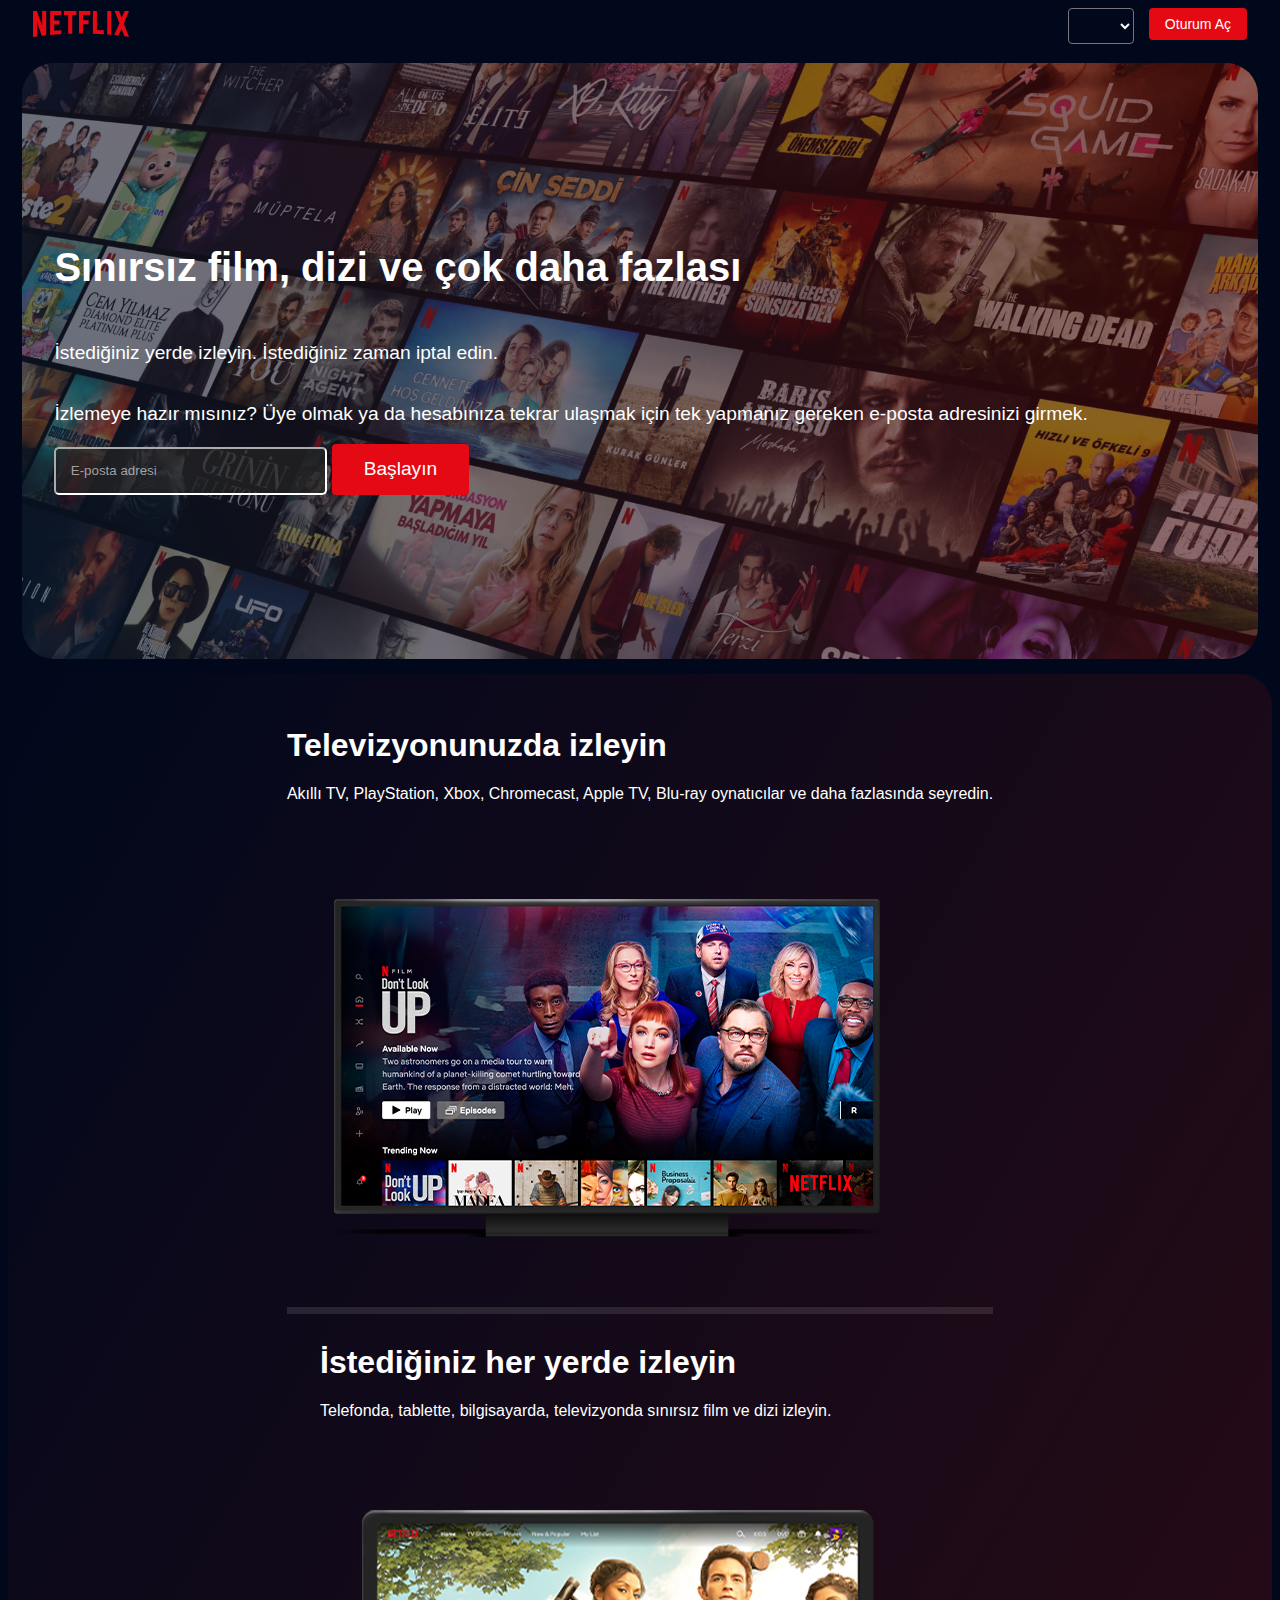
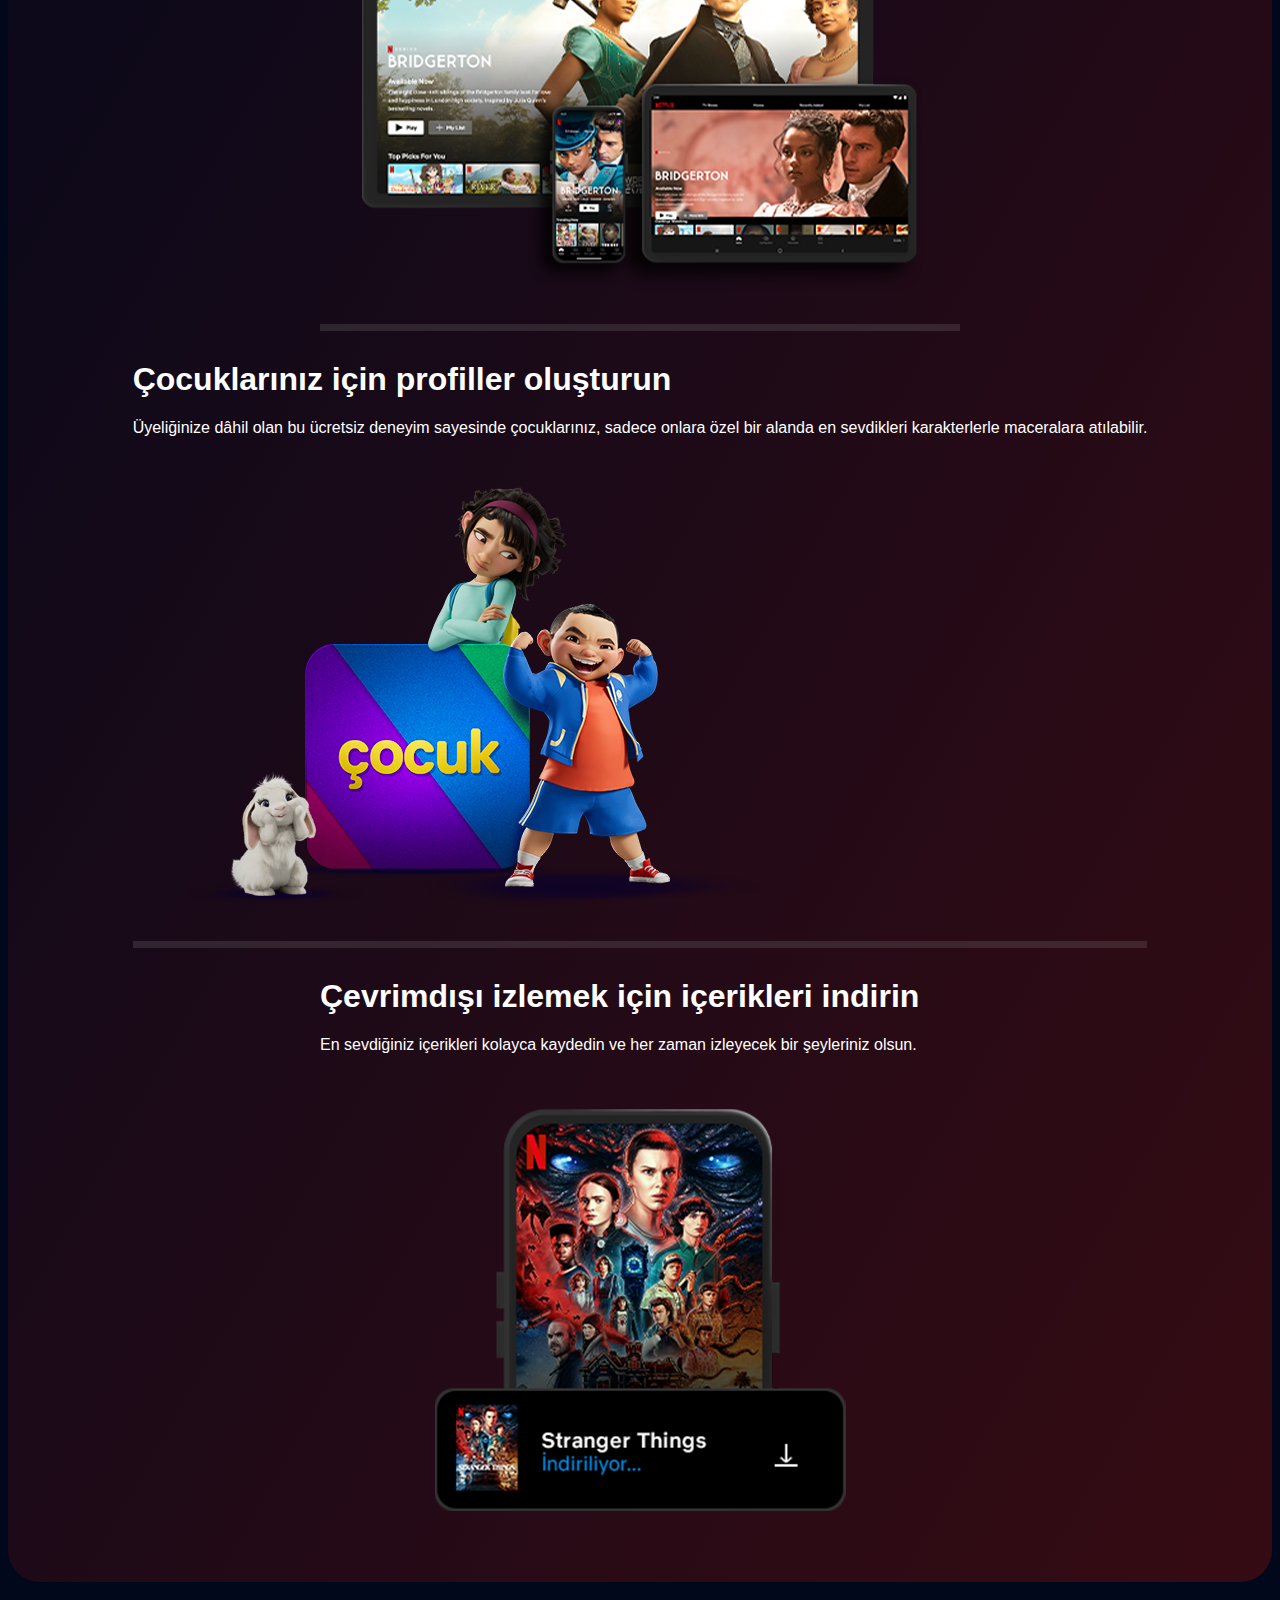
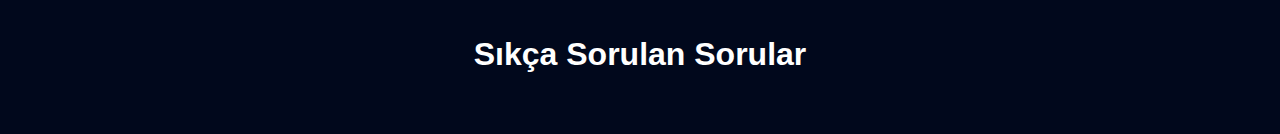
<file: index.html>
<!DOCTYPE html>
<html lang="en">
<head>
    <meta charset="UTF-8">
    <meta http-equiv="X-UA-Compatible" content="IE=edge">
    <meta name="viewport" content="width=device-width, initial-scale=1.0">
    <title>Netflix Clone</title>
    <link rel="stylesheet" href="style.css">
    <link rel="shortcut icon" href="https://assets.nflxext.com/us/ffe/siteui/common/icons/nficon2016.ico">
    <script src="/script.js"></script>
</head>
<body>
    <header class="head1">
        <div class="head2">
            <a href="#" class="logo">
                <svg viewBox="0 0 111 30" version="1.1" xmlns="http://www.w3.org/2000/svg" xmlns:xlink="http://www.w3.org/1999/xlink" aria-hidden="true" role="img" class="default-ltr-cache-mv4tc2 eaitdun1"><g><path d="M105.06233,14.2806261 L110.999156,30 C109.249227,29.7497422 107.500234,29.4366857 105.718437,29.1554972 L102.374168,20.4686475 L98.9371075,28.4375293 C97.2499766,28.1563408 95.5928391,28.061674 93.9057081,27.8432843 L99.9372012,14.0931671 L94.4680851,-5.68434189e-14 L99.5313525,-5.68434189e-14 L102.593495,7.87421502 L105.874965,-5.68434189e-14 L110.999156,-5.68434189e-14 L105.06233,14.2806261 Z M90.4686475,-5.68434189e-14 L85.8749649,-5.68434189e-14 L85.8749649,27.2499766 C87.3746368,27.3437061 88.9371075,27.4055675 90.4686475,27.5930265 L90.4686475,-5.68434189e-14 Z M81.9055207,26.93692 C77.7186241,26.6557316 73.5307901,26.4064111 69.250164,26.3117443 L69.250164,-5.68434189e-14 L73.9366389,-5.68434189e-14 L73.9366389,21.8745899 C76.6248008,21.9373887 79.3120255,22.1557784 81.9055207,22.2804387 L81.9055207,26.93692 Z M64.2496954,10.6561065 L64.2496954,15.3435186 L57.8442216,15.3435186 L57.8442216,25.9996251 L53.2186709,25.9996251 L53.2186709,-5.68434189e-14 L66.3436123,-5.68434189e-14 L66.3436123,4.68741213 L57.8442216,4.68741213 L57.8442216,10.6561065 L64.2496954,10.6561065 Z M45.3435186,4.68741213 L45.3435186,26.2498828 C43.7810479,26.2498828 42.1876465,26.2498828 40.6561065,26.3117443 L40.6561065,4.68741213 L35.8121661,4.68741213 L35.8121661,-5.68434189e-14 L50.2183897,-5.68434189e-14 L50.2183897,4.68741213 L45.3435186,4.68741213 Z M30.749836,15.5928391 C28.687787,15.5928391 26.2498828,15.5928391 24.4999531,15.6875059 L24.4999531,22.6562939 C27.2499766,22.4678976 30,22.2495079 32.7809542,22.1557784 L32.7809542,26.6557316 L19.812541,27.6876933 L19.812541,-5.68434189e-14 L32.7809542,-5.68434189e-14 L32.7809542,4.68741213 L24.4999531,4.68741213 L24.4999531,10.9991564 C26.3126816,10.9991564 29.0936358,10.9054269 30.749836,10.9054269 L30.749836,15.5928391 Z M4.78114163,12.9684132 L4.78114163,29.3429562 C3.09401069,29.5313525 1.59340144,29.7497422 0,30 L0,-5.68434189e-14 L4.4690224,-5.68434189e-14 L10.562377,17.0315868 L10.562377,-5.68434189e-14 L15.2497891,-5.68434189e-14 L15.2497891,28.061674 C13.5935889,28.3437998 11.906458,28.4375293 10.1246602,28.6868498 L4.78114163,12.9684132 Z"></path></g></svg>
            </a>
        </div>
        <div class="head2">

                <select class="secici1">
                    <option value="">Türkçe</option>
                    <option value="">English</option>
                </select>
              
            <button class="btngiris">Oturum Aç</button>
        </div>
    </header>
    <div class="container1">
        <div class="card"><h2 class="baslik2">Sınırsız film, dizi ve çok daha fazlası</h2></div>
        <div class="card"> <p class="p1">İstediğiniz yerde izleyin. İstediğiniz zaman iptal edin. </p></div>
        <div class="card"> <p class="p1">İzlemeye hazır mısınız? Üye olmak ya da hesabınıza tekrar ulaşmak için tek yapmanız gereken e-posta adresinizi girmek.</p></div>
        <div class="card"><input class="epostaadres" type="email" name="" id="" placeholder="E-posta adresi">
            <button class="basla">Başlayın</button></div>
    </div>
    <div class="container2">
        <div class="card2">
            <h1>Televizyonunuzda izleyin</h1>
            <p>Akıllı TV, PlayStation, Xbox, Chromecast, Apple TV, Blu-ray oynatıcılar ve daha fazlasında seyredin.</p>
            <img class="imgcont" src="/assets/en.png" alt="">
            <hr>
        </div>
        <div class="card2">
            <h1>İstediğiniz her yerde izleyin</h1>
            <p>Telefonda, tablette, bilgisayarda, televizyonda sınırsız film ve dizi izleyin.</p>
            <img class="imgcont" src="/assets/en-1.png" alt="">
            <hr>
        </div>
        <div class="card2">
            <h1>Çocuklarınız için profiller oluşturun</h1>
            <p>Üyeliğinize dâhil olan bu ücretsiz deneyim sayesinde çocuklarınız, sadece onlara özel bir alanda en sevdikleri karakterlerle maceralara atılabilir.</p>
            <img class="imgcont" src="/assets/tr.png" alt="">
            <hr>

        </div>
        <div class="card2">
            <h1>Çevrimdışı izlemek için içerikleri indirin</h1>
            <p>En sevdiğiniz içerikleri kolayca kaydedin ve her zaman izleyecek bir şeyleriniz olsun.</p>
            <img class="imgcont" src="/assets/tr-1.png" alt="">
        </div>
    </div>

    <div class="container3">
        <div class="card3">
            <h1>Sıkça Sorulan Sorular</h1>
              
        </div>
        
    </div>
</body>
</html>
</file>
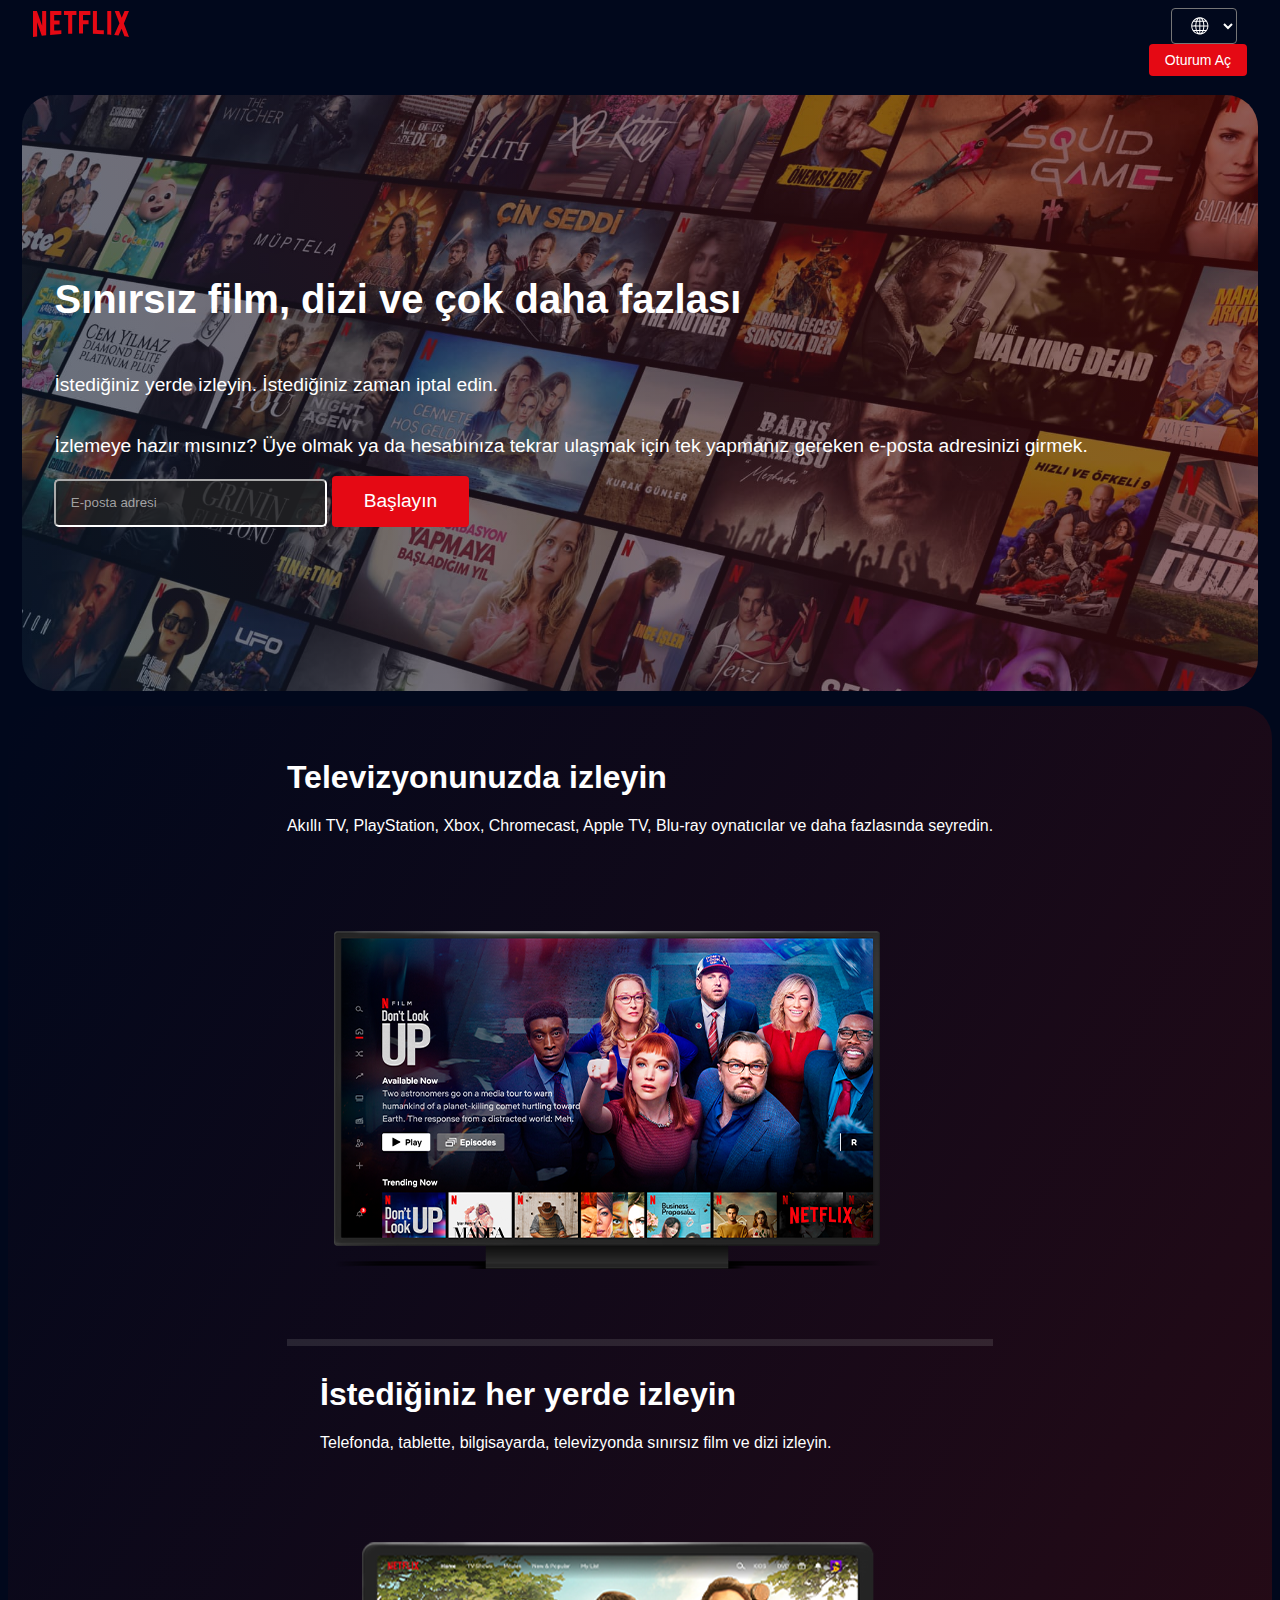
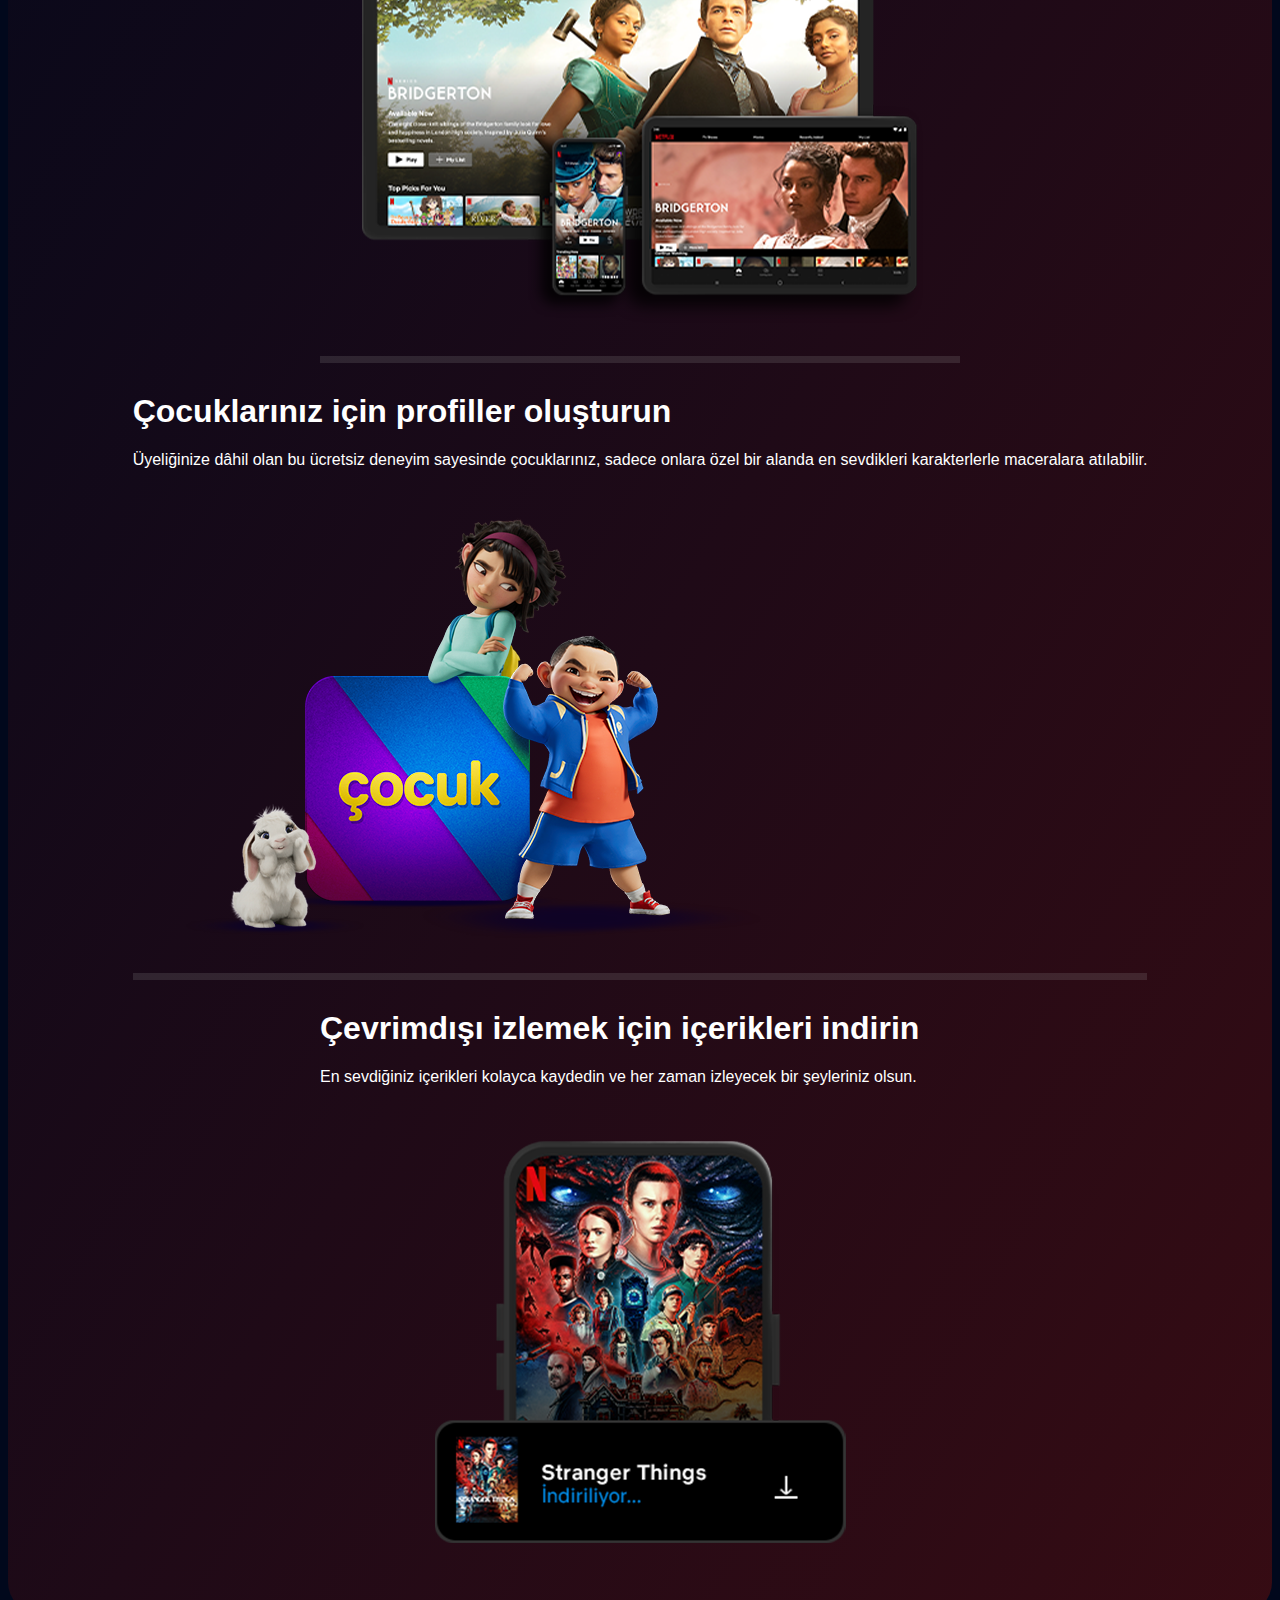
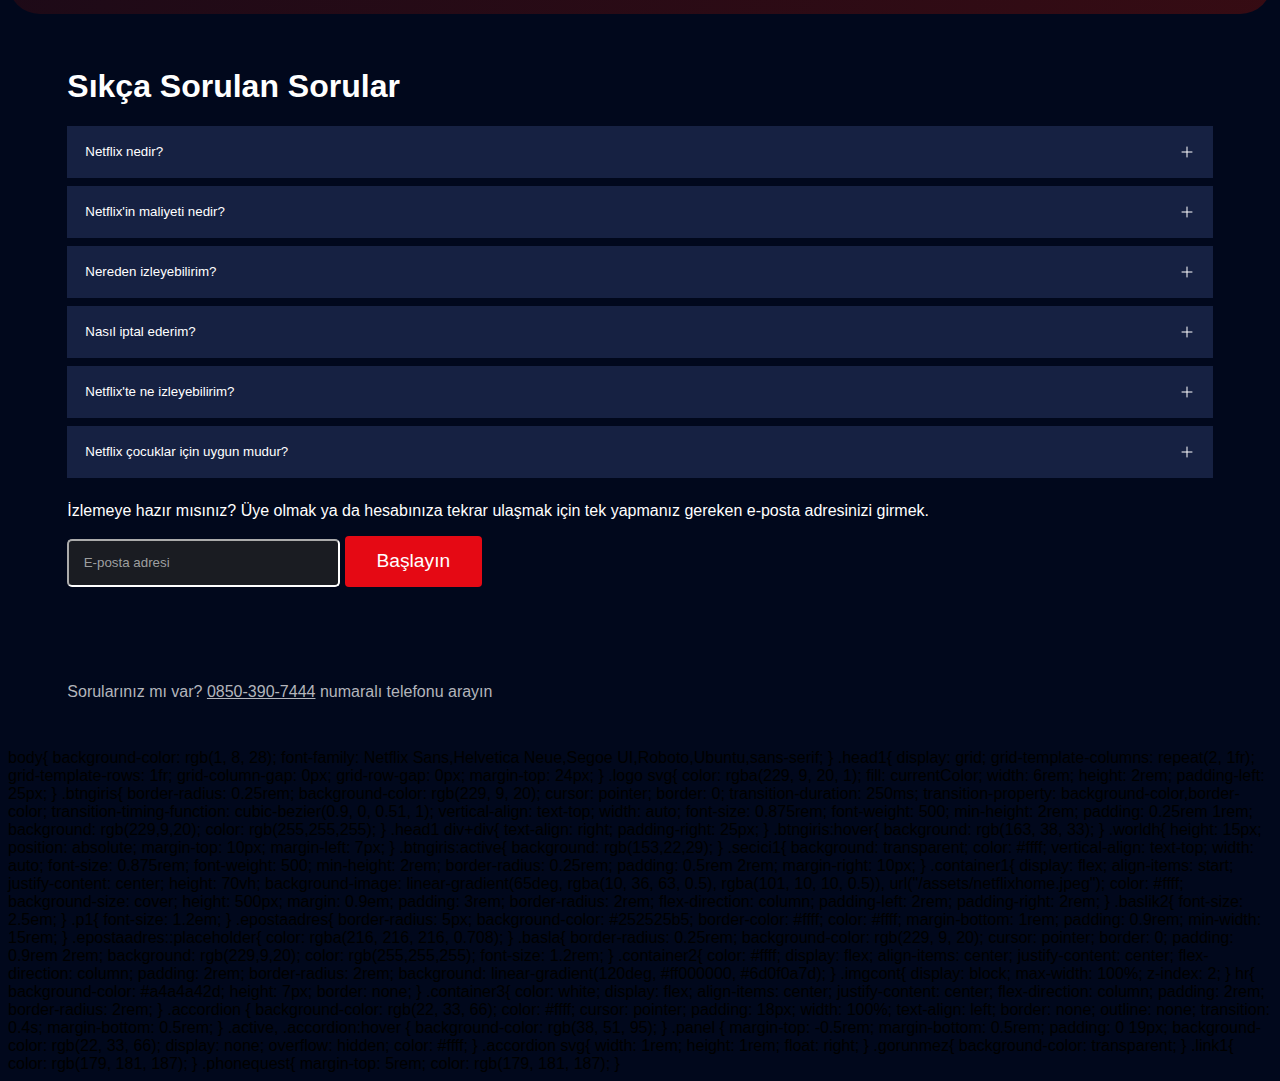
<file: yazılar.html>
<!DOCTYPE html>
<html lang="en">
<head>
    <meta charset="UTF-8">
    <meta http-equiv="X-UA-Compatible" content="IE=edge">
    <meta name="viewport" content="width=device-width, initial-scale=1.0">
    <title>Netflix Clone</title>
    <link rel="stylesheet" href="style.css">
    <link rel="shortcut icon" href="https://assets.nflxext.com/us/ffe/siteui/common/icons/nficon2016.ico">
    <script src="script.js"></script>
</head>
<body>
    <header class="head1">
        <div class="head2">
            <a href="#" class="logo">
                <svg viewBox="0 0 111 30" version="1.1" xmlns="http://www.w3.org/2000/svg" xmlns:xlink="http://www.w3.org/1999/xlink" aria-hidden="true" role="img" class="default-ltr-cache-mv4tc2 eaitdun1"><g><path d="M105.06233,14.2806261 L110.999156,30 C109.249227,29.7497422 107.500234,29.4366857 105.718437,29.1554972 L102.374168,20.4686475 L98.9371075,28.4375293 C97.2499766,28.1563408 95.5928391,28.061674 93.9057081,27.8432843 L99.9372012,14.0931671 L94.4680851,-5.68434189e-14 L99.5313525,-5.68434189e-14 L102.593495,7.87421502 L105.874965,-5.68434189e-14 L110.999156,-5.68434189e-14 L105.06233,14.2806261 Z M90.4686475,-5.68434189e-14 L85.8749649,-5.68434189e-14 L85.8749649,27.2499766 C87.3746368,27.3437061 88.9371075,27.4055675 90.4686475,27.5930265 L90.4686475,-5.68434189e-14 Z M81.9055207,26.93692 C77.7186241,26.6557316 73.5307901,26.4064111 69.250164,26.3117443 L69.250164,-5.68434189e-14 L73.9366389,-5.68434189e-14 L73.9366389,21.8745899 C76.6248008,21.9373887 79.3120255,22.1557784 81.9055207,22.2804387 L81.9055207,26.93692 Z M64.2496954,10.6561065 L64.2496954,15.3435186 L57.8442216,15.3435186 L57.8442216,25.9996251 L53.2186709,25.9996251 L53.2186709,-5.68434189e-14 L66.3436123,-5.68434189e-14 L66.3436123,4.68741213 L57.8442216,4.68741213 L57.8442216,10.6561065 L64.2496954,10.6561065 Z M45.3435186,4.68741213 L45.3435186,26.2498828 C43.7810479,26.2498828 42.1876465,26.2498828 40.6561065,26.3117443 L40.6561065,4.68741213 L35.8121661,4.68741213 L35.8121661,-5.68434189e-14 L50.2183897,-5.68434189e-14 L50.2183897,4.68741213 L45.3435186,4.68741213 Z M30.749836,15.5928391 C28.687787,15.5928391 26.2498828,15.5928391 24.4999531,15.6875059 L24.4999531,22.6562939 C27.2499766,22.4678976 30,22.2495079 32.7809542,22.1557784 L32.7809542,26.6557316 L19.812541,27.6876933 L19.812541,-5.68434189e-14 L32.7809542,-5.68434189e-14 L32.7809542,4.68741213 L24.4999531,4.68741213 L24.4999531,10.9991564 C26.3126816,10.9991564 29.0936358,10.9054269 30.749836,10.9054269 L30.749836,15.5928391 Z M4.78114163,12.9684132 L4.78114163,29.3429562 C3.09401069,29.5313525 1.59340144,29.7497422 0,30 L0,-5.68434189e-14 L4.4690224,-5.68434189e-14 L10.562377,17.0315868 L10.562377,-5.68434189e-14 L15.2497891,-5.68434189e-14 L15.2497891,28.061674 C13.5935889,28.3437998 11.906458,28.4375293 10.1246602,28.6868498 L4.78114163,12.9684132 Z"></path></g></svg>
            </a>
        </div>
        <div class="head2">

              <div>
                <object class="worldh" data="/assets/world.svg" type="image/svg+xml"></object>
    
                <select class="secici1">         
                    <option class="lang" value=""> Türkçe </option>
                      
                    <option class="lang" value="">English </option>
                </select>
              </div>

              
            <button class="btngiris">Oturum Aç </button>
        </div>
    </header>
    <div class="container1">
        <div class="card"><h2 class="baslik2">Sınırsız film, dizi ve çok daha fazlası</h2></div>
        <div class="card"> <p class="p1">İstediğiniz yerde izleyin. İstediğiniz zaman iptal edin. </p></div>
        <div class="card"> <p class="p1">İzlemeye hazır mısınız? Üye olmak ya da hesabınıza tekrar ulaşmak için tek yapmanız gereken e-posta adresinizi girmek.</p></div>
        <div class="card"><input class="epostaadres" type="email" name="" id="" placeholder="E-posta adresi">
            <button class="basla">Başlayın</button></div>
    </div>
    <div class="container2">
        <div class="card2">
            <h1>Televizyonunuzda izleyin </h1>
            <p>Akıllı TV, PlayStation, Xbox, Chromecast, Apple TV, Blu-ray oynatıcılar ve daha fazlasında seyredin.</p>
            <img class="imgcont" src="/assets/en.png" alt="">
            <hr>
        </div>
        <div class="card2">
            <h1>İstediğiniz her yerde izleyin</h1>
            <p>Telefonda, tablette, bilgisayarda, televizyonda sınırsız film ve dizi izleyin.</p>
            <img class="imgcont" src="/assets/en-1.png" alt="">
            <hr>
        </div>
        <div class="card2">
            <h1>Çocuklarınız için profiller oluşturun</h1>
            <p>Üyeliğinize dâhil olan bu ücretsiz deneyim sayesinde çocuklarınız, sadece onlara özel bir alanda en sevdikleri karakterlerle maceralara atılabilir.</p>
            <img class="imgcont" src="/assets/tr.png" alt="">
            <hr>

        </div>
        <div class="card2">
            <h1>Çevrimdışı izlemek için içerikleri indirin</h1>
            <p>En sevdiğiniz içerikleri kolayca kaydedin ve her zaman izleyecek bir şeyleriniz olsun.</p>
            <img class="imgcont" src="/assets/tr-1.png" alt="">
        </div>
    </div>

    <div class="container3">
        <div class="card3">
            <h1>Sıkça Sorulan Sorular</h1>
            <button class="accordion">Netflix nedir? <svg xmlns="http://www.w3.org/2000/svg" fill="none" viewBox="0 0 24 24" stroke-width="1.5" stroke="currentColor" class="w-6 h-6">
                <path stroke-linecap="round" stroke-linejoin="round" d="M12 4.5v15m7.5-7.5h-15" />
                </svg>
                </button>
                <div class="panel">
                <p>Netflix; internet bağlantılı binlerce cihazda ödüllü diziler, filmler, animeler, belgeseller ve daha fazlasını içeren geniş bir arşiv sunan bir streaming hizmetidir.
                    <hr class="gorunmez">
                    Tek bir reklam olmadan, istediğiniz kadar, istediğiniz zaman izleyebilirsiniz - hepsi aylık düşük bir ücret karşılığında. Her zaman keşfedilecek yeni bir şeyler var, üstelik her hafta yeni diziler ve filmler ekleniyor!</p>
                </div>
                <button class="accordion">Netflix'in maliyeti nedir? <svg xmlns="http://www.w3.org/2000/svg" fill="none" viewBox="0 0 24 24" stroke-width="1.5" stroke="currentColor" class="w-6 h-6">
                    <path stroke-linecap="round" stroke-linejoin="round" d="M12 4.5v15m7.5-7.5h-15" />
                  </svg></button>
                <div class="panel">
                <p>Netflix'i akıllı telefonunuz, tabletiniz, Akıllı TV'niz, dizüstü bilgisayarınız veya yayın cihazınızda sabit bir aylık ücretle izleyin. Aylık plan ücretleri 63,99 TL ile 130,99 TL arasında değişmektedir. Ekstra maliyet yok, sözleşme yok.</p>
                </div>
                <button class="accordion">Nereden izleyebilirim? <svg xmlns="http://www.w3.org/2000/svg" fill="none" viewBox="0 0 24 24" stroke-width="1.5" stroke="currentColor" class="w-6 h-6">
                    <path stroke-linecap="round" stroke-linejoin="round" d="M12 4.5v15m7.5-7.5h-15" />
                  </svg></button>
                <div class="panel">
                <p> İstediğiniz yerde, istediğiniz zaman izleyin. Bilgisayarınızda netflix.com adresinden veya akıllı TV'ler, akıllı telefonlar, tabletler, medya oynatıcılar ve oyun konsolları dahil Netflix uygulamasını sunan, internet bağlantılı herhangi bir cihazda anında izlemek için Netflix hesabınızla oturum açın.
                    <hr class="gorunmez">
                    Favori içeriklerinizi iOS, Android veya Windows 10 uygulamasıyla da indirebilirsiniz. Seyahatteyken ve internet bağlantısı olmadan izlemek için indirilenleri kullanın. Netflix'i her yere beraberinizde götürün.</p>
                </div>
                <button class="accordion">Nasıl iptal ederim? <svg xmlns="http://www.w3.org/2000/svg" fill="none" viewBox="0 0 24 24" stroke-width="1.5" stroke="currentColor" class="w-6 h-6">
                    <path stroke-linecap="round" stroke-linejoin="round" d="M12 4.5v15m7.5-7.5h-15" />
                  </svg></button>
                <div class="panel">
                <p>  Netflix esnektir. Sinir bozucu hiçbir sözleşme ve taahhüt yoktur. Hesabınızı çevrimiçi olarak iki tıklamayla kolayca iptal edebilirsiniz. İptal ücreti yoktur - hesabınızı istediğiniz zaman başlatın veya durdurun.</p>
                </div>
                <button class="accordion">Netflix'te ne izleyebilirim? <svg xmlns="http://www.w3.org/2000/svg" fill="none" viewBox="0 0 24 24" stroke-width="1.5" stroke="currentColor" class="w-6 h-6">
                    <path stroke-linecap="round" stroke-linejoin="round" d="M12 4.5v15m7.5-7.5h-15" />
                  </svg></button>
                <div class="panel">
                <p> Netflix, uzun metrajlı filmler, belgeseller, diziler ve programlar, anime, ödüllü Netflix orijinal içerikleri ve daha fazlasından oluşan kapsamlı bir kütüphaneye sahiptir. İstediğiniz her zaman, istediğiniz kadar çok şey izleyin.</p>
                </div>
                <button class="accordion">Netflix çocuklar için uygun mudur? <svg xmlns="http://www.w3.org/2000/svg" fill="none" viewBox="0 0 24 24" stroke-width="1.5" stroke="currentColor" class="w-6 h-6">
                    <path stroke-linecap="round" stroke-linejoin="round" d="M12 4.5v15m7.5-7.5h-15" />
                  </svg></button>
                <div class="panel">
                <p>Üyeliğinize dâhil olan Netflix Çocuk deneyimi, çocukların ailece izlenebilecek dizi ve filmleri kendilerine özel bir alanda izlemelerini sağlarken kontrolü ebeveynlere verir.
                    <hr class="gorunmez">
                    Çocuk profillerinde bulunan PIN korumalı ebeveyn kontrolleri sayesinde, çocukların izleyebileceği içeriklerin yetişkinlik düzeylerini kısıtlayabilir ve onların görmesini istemediğiniz belirli içerikleri engelleyebilirsiniz.</p>
                </div>
                <p>İzlemeye hazır mısınız? Üye olmak ya da hesabınıza tekrar ulaşmak için tek yapmanız gereken e-posta adresinizi girmek.</p>
                <div class="card"><input class="epostaadres" type="email" name="" id="" placeholder="E-posta adresi">
                    <button class="basla">Başlayın</button></div>
                    <p class="phonequest">Sorularınız mı var? <a class="link1" href="tel:0850-390-7444">0850-390-7444</a> numaralı telefonu arayın</p>
        </div>
        
    </div>
</body>
<script src="/script.js"></script>
</html>


body{
    background-color: rgb(1, 8, 28);
    font-family: Netflix Sans,Helvetica Neue,Segoe UI,Roboto,Ubuntu,sans-serif;
}
.head1{
        display: grid;
        grid-template-columns: repeat(2, 1fr);
        grid-template-rows: 1fr;
        grid-column-gap: 0px;
        grid-row-gap: 0px;
        margin-top: 24px;

}
.logo svg{
    color: rgba(229, 9, 20, 1);
    fill: currentColor;
    width: 6rem;
    height: 2rem;
    padding-left: 25px;
}
.btngiris{
    border-radius: 0.25rem;
    background-color: rgb(229, 9, 20);
    cursor: pointer;
    border: 0;
    transition-duration: 250ms;
    transition-property: background-color,border-color;
    transition-timing-function: cubic-bezier(0.9, 0, 0.51, 1);
    vertical-align: text-top;
    width: auto;
    font-size: 0.875rem;
    font-weight: 500;
    min-height: 2rem;
    padding: 0.25rem 1rem;
    background: rgb(229,9,20);
    color: rgb(255,255,255);


}



.head1 div+div{
    text-align: right;
    padding-right: 25px;
}
.btngiris:hover{
    background: rgb(163, 38, 33);

}
.worldh{
    height: 15px;
    position: absolute;
    margin-top: 10px;
    margin-left: 7px;

}

.btngiris:active{
    background: rgb(153,22,29);
}
.secici1{
    background: transparent;
    color: #ffff;
    vertical-align: text-top;
    width: auto;
    font-size: 0.875rem;
    font-weight: 500;
    min-height: 2rem;
    border-radius: 0.25rem;
    padding: 0.5rem 2rem;
    margin-right: 10px;

}

.container1{
    display: flex;
  align-items: start; 
  justify-content: center; 
  height: 70vh;
  background-image: linear-gradient(65deg,  rgba(10, 36, 63, 0.5), rgba(101, 10, 10, 0.5)), url("/assets/netflixhome.jpeg");
    color: #ffff;
    background-size: cover;
    height: 500px;
    margin: 0.9em;
    padding: 3rem;
    border-radius: 2rem;
    flex-direction: column;
    
    padding-left: 2rem;
    padding-right: 2rem;

}
.baslik2{
    font-size: 2.5em;
}
.p1{
    font-size: 1.2em;
}
.epostaadres{
    border-radius: 5px;
    background-color: #252525b5;
    border-color: #ffff;
    color: #ffff;
    margin-bottom: 1rem;
    padding: 0.9rem;
    min-width: 15rem;
}
.epostaadres::placeholder{
    color: rgba(216, 216, 216, 0.708);
}
.basla{
    border-radius: 0.25rem;
    background-color: rgb(229, 9, 20);
    cursor: pointer;
    border: 0;
    padding: 0.9rem 2rem;
    background: rgb(229,9,20);
    color: rgb(255,255,255);
    font-size: 1.2rem;

}
.container2{
    color: #ffff;
    display: flex;
    align-items: center; 
    justify-content: center; 
    flex-direction: column;
    padding: 2rem;
    border-radius: 2rem;
    background: linear-gradient(120deg, #ff000000, #6d0f0a7d);
}

.imgcont{
    display: block;
max-width: 100%;
z-index: 2;
}

hr{
    background-color: #a4a4a42d;
    height: 7px;
    border: none;
}
.container3{
    color: white;
    display: flex;
    align-items: center; 
    justify-content: center; 
    flex-direction: column;
    padding: 2rem;
    border-radius: 2rem;
}


.accordion {
    background-color: rgb(22, 33, 66);
    color: #ffff;
    cursor: pointer;
    padding: 18px;
    width: 100%;
    text-align: left;
    border: none;
    outline: none;
    transition: 0.4s;
    margin-bottom: 0.5rem;
  }
  
  .active,
  .accordion:hover {
    background-color: rgb(38, 51, 95);
  }
  
  .panel {
    margin-top: -0.5rem;
    margin-bottom: 0.5rem;
    padding: 0 19px;
    background-color: rgb(22, 33, 66);
    display: none;
    overflow: hidden;
    color: #ffff;
  }
  .accordion svg{
    width: 1rem;
    height: 1rem;
    float: right;
  }
  .gorunmez{
    background-color: transparent;
  }
  .link1{
    color: rgb(179, 181, 187);
  }
  .phonequest{
    margin-top: 5rem;
    color: rgb(179, 181, 187);
  }
</file>
<file: style.css>
body{
    background-color: rgb(1, 8, 28);
    font-family: Netflix Sans,Helvetica Neue,Segoe UI,Roboto,Ubuntu,sans-serif;
}
.head1{
    display: flex;
    flex-wrap: nowrap;
    justify-content: space-between;
    margin-bottom: 1.2rem;


}
.logo svg{
    color: rgba(229, 9, 20, 1);
    fill: currentColor;
    width: 6rem;
    height: 2rem;
    padding-left: 25px;
}
.btngiris{
    border-radius: 0.25rem;
    background-color: rgb(229, 9, 20);
    cursor: pointer;
    border: 0;
    transition-duration: 250ms;
    transition-property: background-color,border-color;
    transition-timing-function: cubic-bezier(0.9, 0, 0.51, 1);
    vertical-align: text-top;
    width: auto;
    font-size: 0.875rem;
    font-weight: 500;
    min-height: 2rem;
    padding: 0.25rem 1rem;
    background: rgb(229,9,20);
    color: rgb(255,255,255);


}
.secici1{
    max-width: 2rem;
}



.head1 div+div{
    text-align: right;
    padding-right: 25px;
}
.btngiris:hover{
    background: rgb(163, 38, 33);

}
.worldh{
    height: 18px;
    position: absolute;
    margin-top: 9px;
    margin-left: 18px;

}

.btngiris:active{
    background: rgb(153,22,29);
}
.secici1{
    background: transparent;
    color: #ffff;
    vertical-align: text-top;
    width: auto;
    font-size: 0.875rem;
    font-weight: 500;
    min-height: 2rem;
    border-radius: 0.25rem;
    padding: 0.5rem 2rem;
    margin-right: 10px;

}

.container1{
    display: flex;
  align-items: start; 
  justify-content: center; 
  height: 70vh;
  background-image: linear-gradient(65deg,  rgba(10, 36, 63, 0.5), rgba(101, 10, 10, 0.5)), url("/assets/netflixhome.jpeg");
    color: #ffff;
    background-size: cover;
    height: 500px;
    margin: 0.9em;
    padding: 3rem;
    border-radius: 2rem;
    flex-direction: column;
    
    padding-left: 2rem;
    padding-right: 2rem;

}
.baslik2{
    font-size: 2.5em;
}
.p1{
    font-size: 1.2em;
}
.epostaadres{
    border-radius: 5px;
    background-color: #252525b5;
    border-color: #ffff;
    color: #ffff;
    margin-bottom: 1rem;
    padding: 0.9rem;
    min-width: 15rem;
}
.epostaadres::placeholder{
    color: rgba(216, 216, 216, 0.708);
}
.basla{
    border-radius: 0.25rem;
    background-color: rgb(229, 9, 20);
    cursor: pointer;
    border: 0;
    padding: 0.9rem 2rem;
    background: rgb(229,9,20);
    color: rgb(255,255,255);
    font-size: 1.2rem;

}
.container2{
    color: #ffff;
    display: flex;
    align-items: center; 
    justify-content: center; 
    flex-direction: column;
    padding: 2rem;
    border-radius: 2rem;
    background: linear-gradient(120deg, #ff000000, #6d0f0a7d);
}

.imgcont{
    display: block;
max-width: 100%;
z-index: 2;
}

hr{
    background-color: #a4a4a42d;
    height: 7px;
    border: none;
}
.container3{
    color: white;
    display: flex;
    align-items: center; 
    justify-content: center; 
    flex-direction: column;
    padding: 2rem;
    border-radius: 2rem;
}


.accordion {
    background-color: rgb(22, 33, 66);
    color: #ffff;
    cursor: pointer;
    padding: 18px;
    width: 100%;
    text-align: left;
    border: none;
    outline: none;
    transition: 0.4s;
    margin-bottom: 0.5rem;
  }
  
  .active,
  .accordion:hover {
    background-color: rgb(38, 51, 95);
  }
  
  .panel {
    margin-top: -0.5rem;
    margin-bottom: 0.5rem;
    padding: 0 19px;
    background-color: rgb(22, 33, 66);
    display: none;
    overflow: hidden;
    color: #ffff;
  }
  .accordion svg{
    width: 1rem;
    height: 1rem;
    float: right;
  }
  .gorunmez{
    background-color: transparent;
  }
  .link1{
    color: rgb(179, 181, 187);
  }
  .phonequest{
    margin-top: 5rem;
    color: rgb(179, 181, 187);
  }


.container4{
    display: flex;
    flex-direction: column;
    justify-content: start;
    gap: 0.7rem;
    margin-left: 2rem;
}

.container4 a{
    color: rgb(179, 181, 187);
    display: block;
}
.secici2{
    margin-top: 2rem;
        background: transparent;
        color: #ffff;
        width: auto;
        font-size: 0.875rem;
        font-weight: 500;
        min-height: 2rem;
        border-radius: 0.25rem;
        padding: 0.5rem 2.5rem;
        margin-left: -0.6rem;
    
}
.world2{
    height: 18px;
    position: absolute;
    margin-top: 41px;
    margin-left: 6px;

}
.net{
    margin-top: 2.5rem;
    color: rgb(179, 181, 187);
}
</file>
